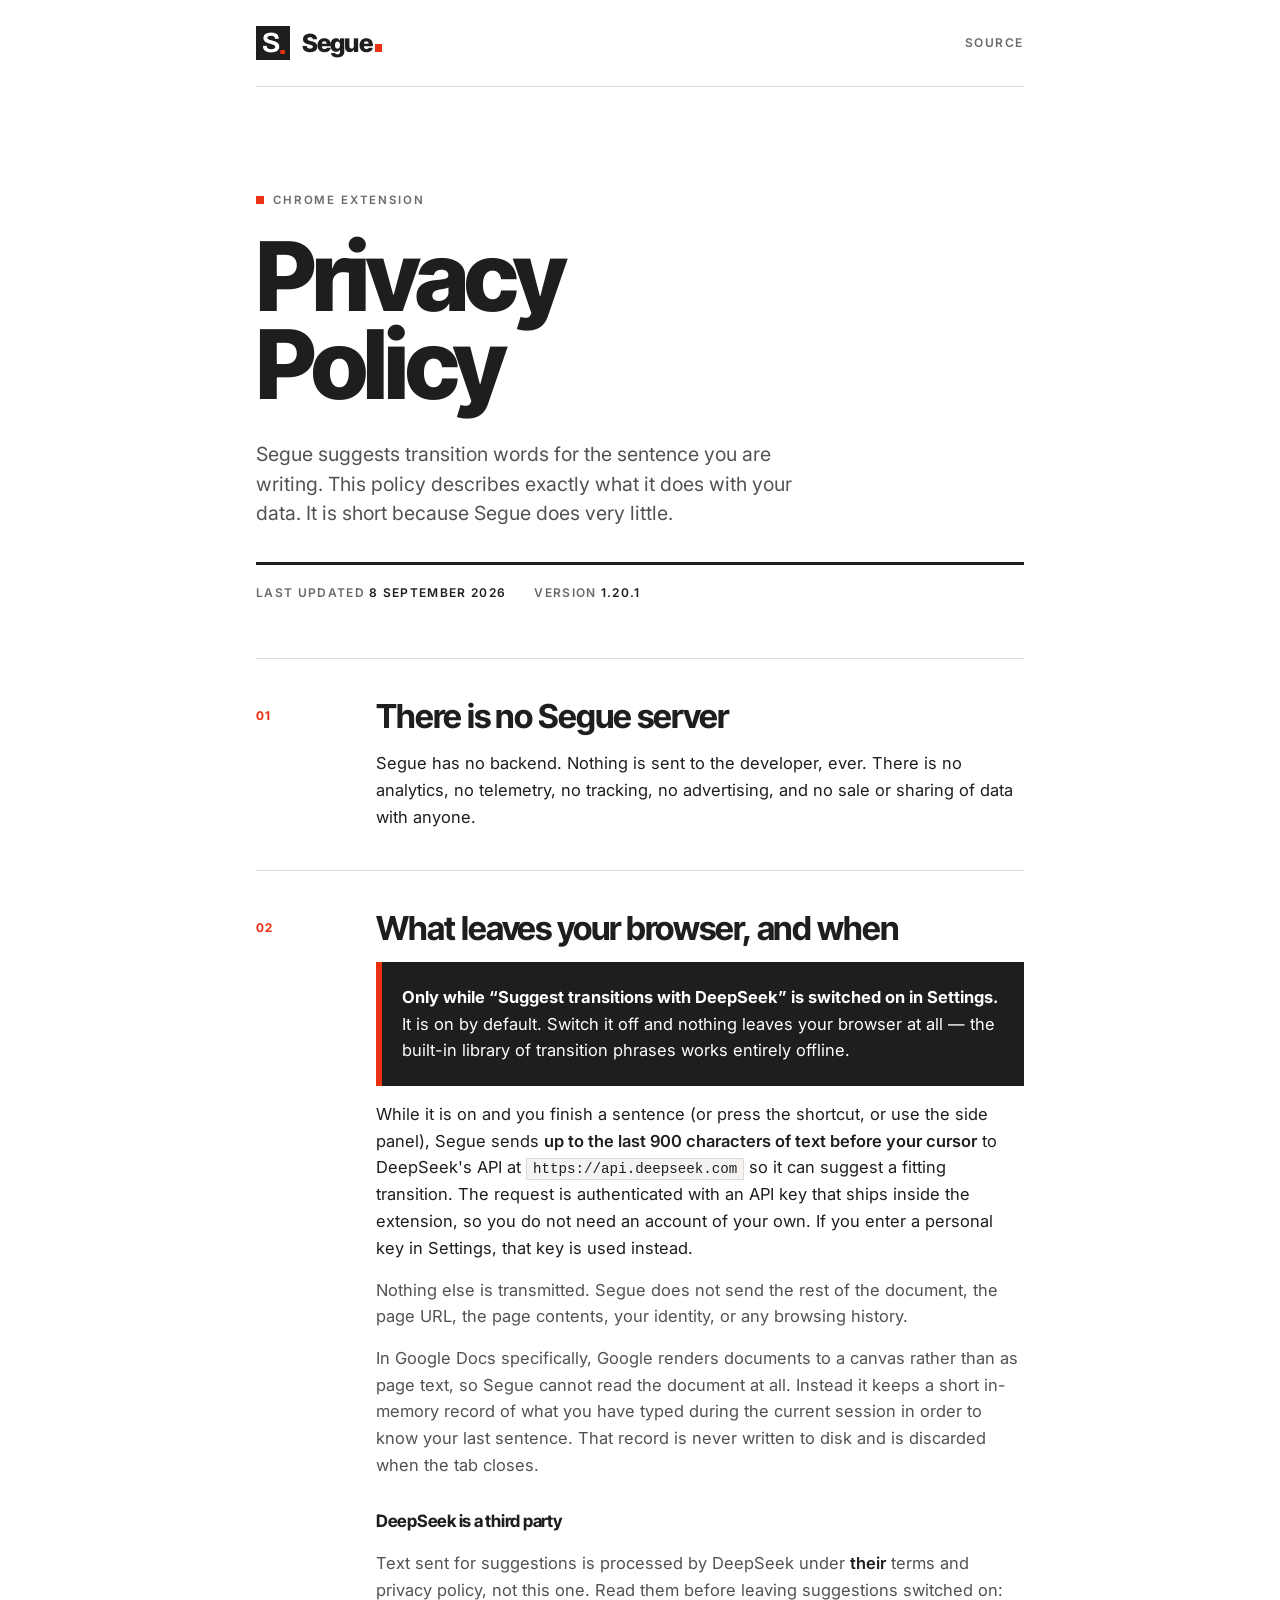
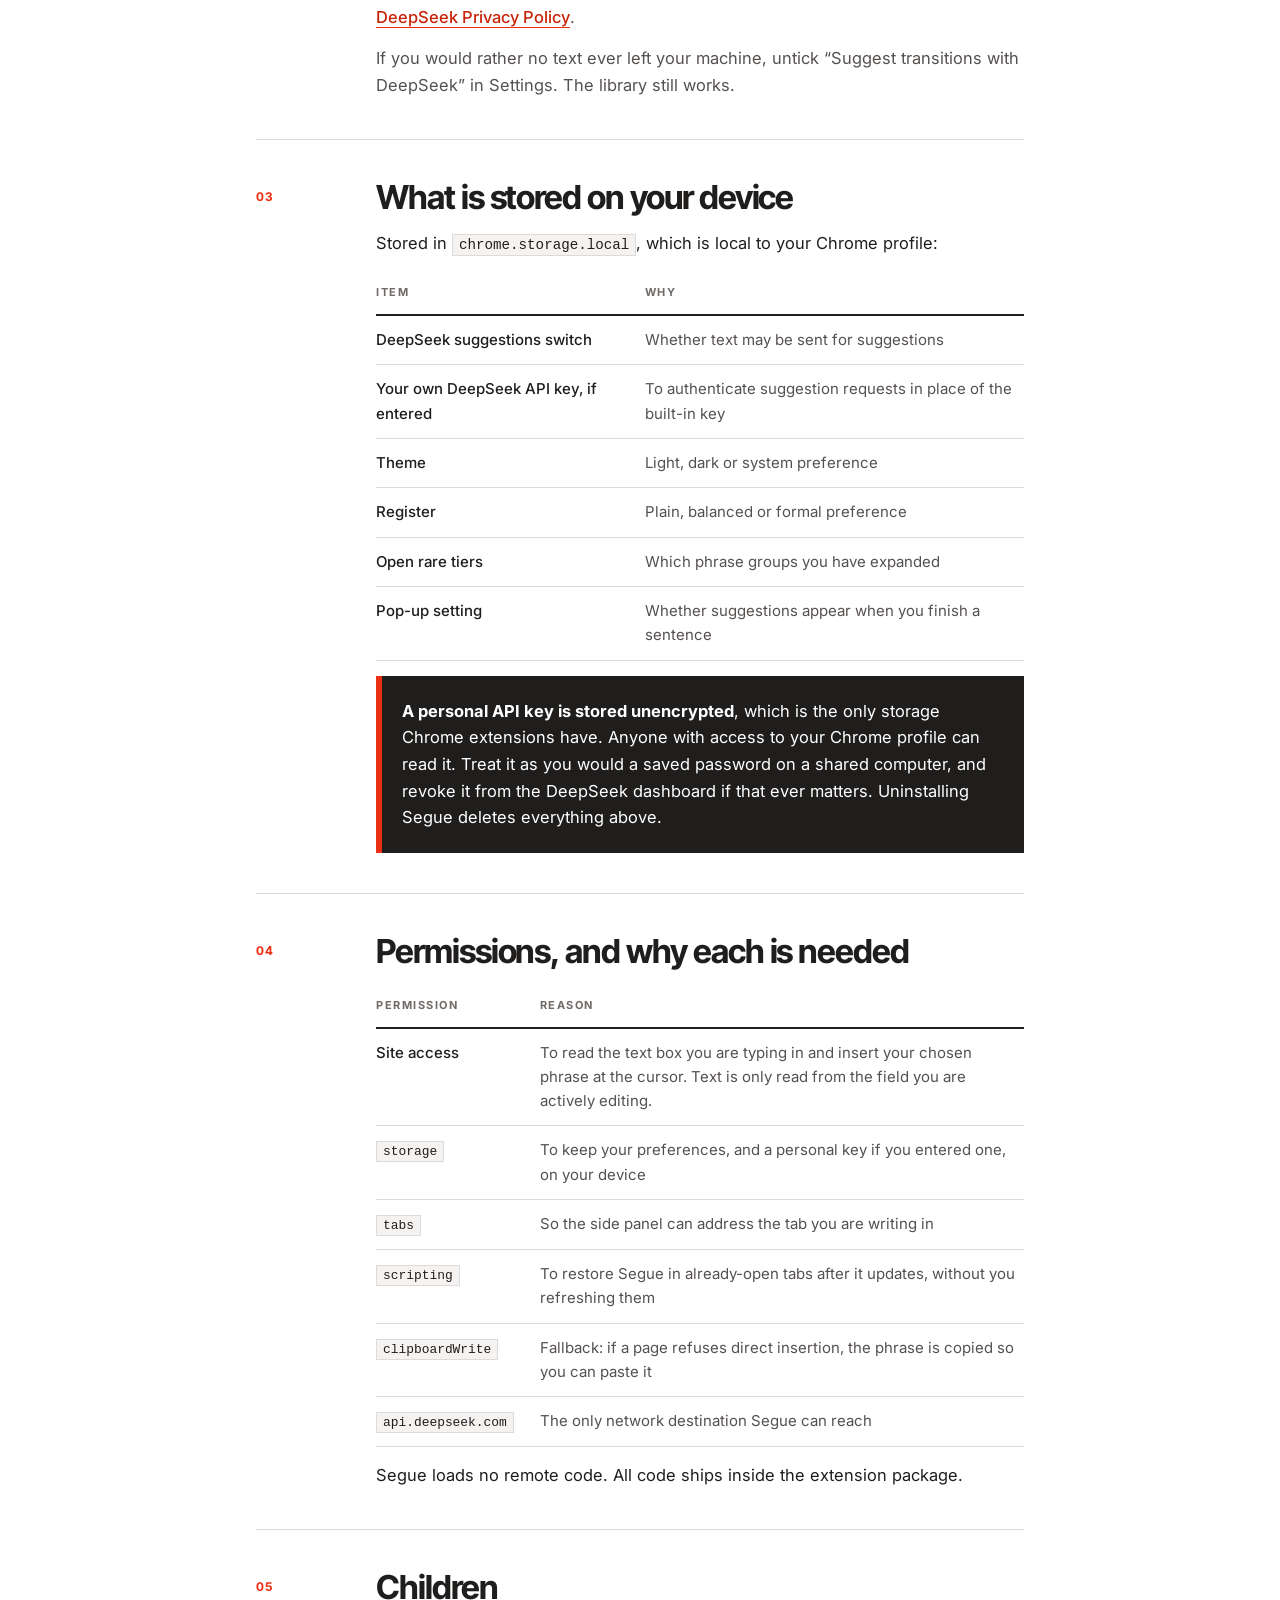
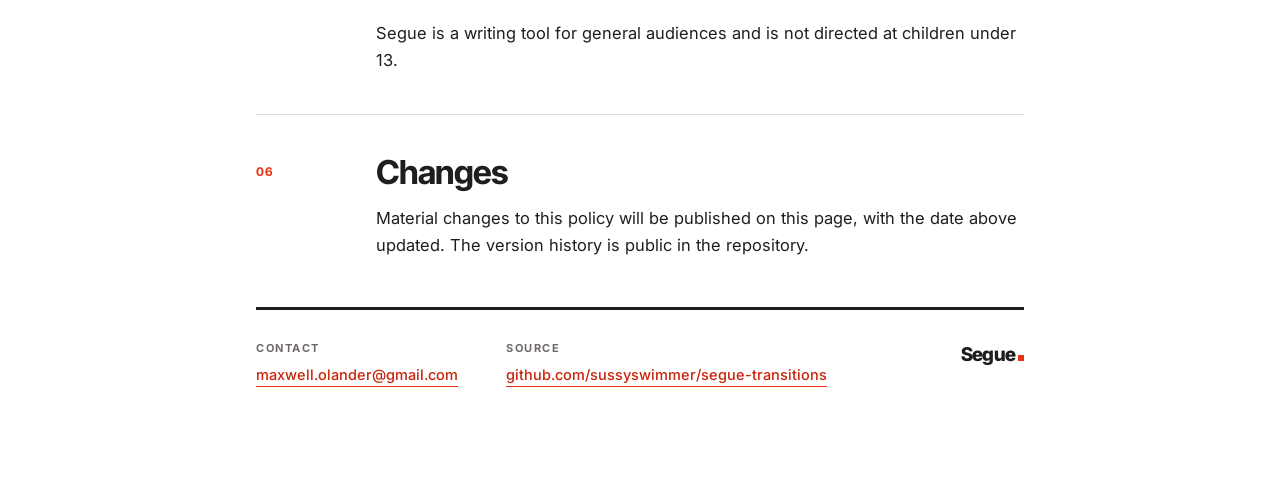
<file: docs/index.html>
<!DOCTYPE html>
<html lang="en">
  <head>
    <meta charset="utf-8" />
    <meta name="viewport" content="width=device-width, initial-scale=1" />
    <title>Privacy Policy — Segue</title>
    <meta
      name="description"
      content="What the Segue Chrome extension does with your data. It has no server, no analytics, and sends nothing once you switch DeepSeek suggestions off."
    />
    <link rel="icon" href="assets/icon-32.png" sizes="32x32" />
    <link rel="apple-touch-icon" href="assets/icon-128.png" />
    <meta name="theme-color" content="#201e1d" />
    <link rel="preconnect" href="https://fonts.googleapis.com" />
    <link rel="preconnect" href="https://fonts.gstatic.com" crossorigin />
    <link
      href="https://fonts.googleapis.com/css2?family=Inter+Tight:wght@500;600;700;800&family=Inter:wght@400;500;600&display=swap"
      rel="stylesheet"
    />
    <style>
      /* The Segue mark: warm near-black, paper white, one red square for the full stop.
         Swiss editorial — hard corners, hairline rules, numerals in the margin. */
      :root {
        color-scheme: light;
        --paper: #ffffff;
        --paper-tint: #f5f3f2;
        --ink: #201e1d;
        --ink-70: #55514f;
        --ink-45: #6f6a67;
        --rule: #dedad8;
        --rule-hard: #201e1d;
        --accent: #ec3013;
        --accent-text: #c9240a;
        --block: #201e1d;
        --block-ink: #ffffff;
        --sans: 'Inter', system-ui, -apple-system, 'Segoe UI', sans-serif;
        --display: 'Inter Tight', 'Inter', system-ui, sans-serif;
        --mono: ui-monospace, 'Cascadia Mono', 'SF Mono', Consolas, monospace;
      }

      @media (prefers-color-scheme: dark) {
        :root {
          color-scheme: dark;
          --paper: #171514;
          --paper-tint: #211e1d;
          --ink: #f2efed;
          --ink-70: #b4aeab;
          --ink-45: #8a8481;
          --rule: #35302e;
          --rule-hard: #f2efed;
          --accent: #ff4a2b;
          --accent-text: #ff6b4f;
          --block: #f2efed;
          --block-ink: #171514;
        }
      }

      * { box-sizing: border-box; }

      body {
        margin: 0;
        padding: 0 clamp(20px, 5vw, 40px) 96px;
        background: var(--paper);
        color: var(--ink);
        font-family: var(--sans);
        font-size: 16.5px;
        line-height: 1.62;
        -webkit-font-smoothing: antialiased;
        text-rendering: optimizeLegibility;
      }

      .wrap { max-width: 48rem; margin: 0 auto; }

      /* ---------------------------------------------------------- masthead */

      .masthead {
        display: flex;
        align-items: center;
        gap: 12px;
        padding: 26px 0;
        border-bottom: 1px solid var(--rule);
      }

      .mark {
        width: 34px;
        height: 34px;
        display: block;
        flex: none;
      }

      .wordmark {
        font-family: var(--display);
        font-size: 25px;
        font-weight: 800;
        letter-spacing: -0.035em;
        line-height: 1;
        display: flex;
        align-items: baseline;
        gap: 3px;
      }

      /* The full stop is the mark. It is a square, never a circle. */
      .sq {
        width: 0.30em;
        height: 0.30em;
        background: var(--accent);
        display: inline-block;
        flex: none;
      }

      .masthead .spacer { flex: 1; }

      .masthead a {
        font-size: 12px;
        font-weight: 600;
        letter-spacing: 0.13em;
        text-transform: uppercase;
        color: var(--ink-45);
        text-decoration: none;
        border-bottom: 1px solid transparent;
      }

      .masthead a:hover { color: var(--ink); border-bottom-color: var(--accent); }

      /* ------------------------------------------------------------ header */

      header { padding: clamp(48px, 11vw, 104px) 0 clamp(36px, 6vw, 56px); }

      .kicker {
        display: flex;
        align-items: center;
        gap: 9px;
        margin: 0 0 22px;
        font-size: 11.5px;
        font-weight: 600;
        letter-spacing: 0.16em;
        text-transform: uppercase;
        color: var(--ink-45);
      }

      .kicker::before {
        content: '';
        width: 8px;
        height: 8px;
        background: var(--accent);
        flex: none;
      }

      h1 {
        margin: 0;
        font-family: var(--display);
        font-size: clamp(46px, 12.5vw, 96px);
        font-weight: 800;
        line-height: 0.92;
        letter-spacing: -0.045em;
        text-wrap: balance;
      }

      .lede {
        margin: 32px 0 0;
        max-width: 34rem;
        font-size: clamp(17px, 2.4vw, 19.5px);
        line-height: 1.5;
        color: var(--ink-70);
        text-wrap: pretty;
      }

      .meta {
        display: flex;
        flex-wrap: wrap;
        gap: 10px 28px;
        margin-top: 34px;
        padding-top: 18px;
        border-top: 3px solid var(--rule-hard);
        font-size: 12px;
        font-weight: 600;
        letter-spacing: 0.11em;
        text-transform: uppercase;
        color: var(--ink-45);
      }

      .meta b { color: var(--ink); font-weight: 600; }

      /* ---------------------------------------------------------- sections */

      main { counter-reset: sec; }

      section {
        counter-increment: sec;
        display: grid;
        grid-template-columns: 1fr;
        gap: 15px;
        padding: 40px 0;
        border-top: 1px solid var(--rule);
      }

      section::before {
        content: counter(sec, decimal-leading-zero);
        font-family: var(--display);
        font-size: 12px;
        font-weight: 700;
        letter-spacing: 0.12em;
        line-height: 1.6;
        color: var(--accent);
      }

      @media (min-width: 760px) {
        section {
          grid-template-columns: 5rem 1fr;
          column-gap: 2.5rem;
        }
        section > * { grid-column: 2; }
        section::before { grid-column: 1; grid-row: 1; padding-top: 7px; }
      }

      h2 {
        margin: 0;
        font-family: var(--display);
        font-size: clamp(25px, 4.2vw, 33px);
        font-weight: 700;
        line-height: 1.08;
        letter-spacing: -0.032em;
        text-wrap: balance;
      }

      h3 {
        margin: 14px 0 0;
        font-family: var(--display);
        font-size: 17px;
        font-weight: 700;
        letter-spacing: -0.015em;
      }

      p { margin: 0; color: var(--ink-70); }

      section > p:first-of-type { color: var(--ink); }

      strong { font-weight: 600; color: var(--ink); }

      a {
        color: var(--accent-text);
        font-weight: 500;
        text-decoration: none;
        border-bottom: 1px solid var(--accent);
        word-break: break-word;
      }

      a:hover { background: var(--accent); color: #ffffff; border-bottom-color: transparent; }

      /* ----------------------------------------------------------- callout */

      /* Reversed out, the way the app icon is. */
      .callout {
        position: relative;
        padding: 22px 24px 22px 26px;
        background: var(--block);
        color: var(--block-ink);
        border-radius: 0;
      }

      .callout::before {
        content: '';
        position: absolute;
        top: 0;
        left: 0;
        width: 6px;
        height: 100%;
        background: var(--accent);
      }

      .callout p { color: inherit; }
      .callout strong { color: inherit; font-weight: 700; }

      /* ------------------------------------------------------------ tables */

      .table-scroll { overflow-x: auto; }

      table {
        width: 100%;
        min-width: 26rem;
        border-collapse: collapse;
        font-size: 15px;
      }

      th, td {
        text-align: left;
        vertical-align: top;
        padding: 12px 16px 12px 0;
        border-bottom: 1px solid var(--rule);
      }

      thead th { border-bottom: 2px solid var(--rule-hard); }

      th {
        font-size: 11px;
        font-weight: 700;
        letter-spacing: 0.14em;
        text-transform: uppercase;
        color: var(--ink-45);
      }

      td:first-child { font-weight: 500; color: var(--ink); padding-right: 26px; }
      td:last-child { color: var(--ink-70); padding-right: 0; }
      td code { white-space: nowrap; }

      code {
        padding: 2px 6px;
        background: var(--paper-tint);
        border: 1px solid var(--rule);
        border-radius: 0;
        font-family: var(--mono);
        font-size: 0.86em;
      }

      /* ------------------------------------------------------------ footer */

      footer {
        margin-top: 8px;
        padding-top: 30px;
        border-top: 3px solid var(--rule-hard);
        display: flex;
        flex-wrap: wrap;
        gap: 26px 48px;
        align-items: flex-start;
        font-size: 14.5px;
      }

      .foot-block { display: flex; flex-direction: column; gap: 5px; }

      .foot-label {
        font-size: 11px;
        font-weight: 700;
        letter-spacing: 0.14em;
        text-transform: uppercase;
        color: var(--ink-45);
      }

      .foot-end {
        flex: 1;
        display: flex;
        justify-content: flex-end;
        align-items: baseline;
        gap: 3px;
        min-width: 120px;
        font-family: var(--display);
        font-size: 19px;
        font-weight: 800;
        letter-spacing: -0.035em;
      }

      :focus-visible { outline: 2px solid var(--accent); outline-offset: 3px; }

      @media (prefers-reduced-motion: no-preference) {
        a { transition: background 90ms linear, color 90ms linear; }
      }
    </style>
  </head>
  <body>
    <div class="wrap">
      <div class="masthead">
        <img class="mark" src="assets/icon-128.png" alt="" width="34" height="34" />
        <div class="wordmark">Segue<span class="sq" aria-hidden="true"></span></div>
        <div class="spacer"></div>
        <a href="https://github.com/sussyswimmer/segue-transitions">Source</a>
      </div>

      <header>
        <p class="kicker">Chrome Extension</p>
        <h1>Privacy<br />Policy</h1>
        <p class="lede">
          Segue suggests transition words for the sentence you are writing. This policy describes
          exactly what it does with your data. It is short because Segue does very little.
        </p>
        <div class="meta">
          <span>Last updated <b>8 September 2026</b></span>
          <span>Version <b>1.20.1</b></span>
        </div>
      </header>

      <main>
      <section>
        <h2>There is no Segue server</h2>
        <p>
          Segue has no backend. Nothing is sent to the developer, ever. There is no analytics, no
          telemetry, no tracking, no advertising, and no sale or sharing of data with anyone.
        </p>
      </section>
      <section>
        <h2>What leaves your browser, and when</h2>
        <div class="callout">
          <p>
            <strong>Only while “Suggest transitions with DeepSeek” is switched on in Settings.</strong>
            It is on by default. Switch it off and nothing leaves your browser at all — the built-in
            library of transition phrases works entirely offline.
          </p>
        </div>
        <p>
          While it is on and you finish a sentence (or press the shortcut, or use the side panel),
          Segue sends <strong>up to the last 900 characters of text before your cursor</strong> to
          DeepSeek's API at <code>https://api.deepseek.com</code> so it can suggest a fitting
          transition. The request is authenticated with an API key that ships inside the extension,
          so you do not need an account of your own. If you enter a personal key in Settings, that
          key is used instead.
        </p>
        <p>
          Nothing else is transmitted. Segue does not send the rest of the document, the page URL,
          the page contents, your identity, or any browsing history.
        </p>
        <p>
          In Google Docs specifically, Google renders documents to a canvas rather than as page text,
          so Segue cannot read the document at all. Instead it keeps a short in-memory record of what
          you have typed during the current session in order to know your last sentence. That record
          is never written to disk and is discarded when the tab closes.
        </p>

        <h3>DeepSeek is a third party</h3>
        <p>
          Text sent for suggestions is processed by DeepSeek under <strong>their</strong> terms and
          privacy policy, not this one. Read them before leaving suggestions switched on:
          <a href="https://platform.deepseek.com/downloads/DeepSeek%20Privacy%20Policy.html"
            >DeepSeek Privacy Policy</a
          >.
        </p>
        <p>
          If you would rather no text ever left your machine, untick “Suggest transitions with
          DeepSeek” in Settings. The library still works.
        </p>
      </section>
      <section>
        <h2>What is stored on your device</h2>
        <p>
          Stored in <code>chrome.storage.local</code>, which is local to your Chrome profile:
        </p>
        <div class="table-scroll">
          <table>
            <thead>
              <tr><th scope="col">Item</th><th scope="col">Why</th></tr>
            </thead>
            <tbody>
              <tr><td>DeepSeek suggestions switch</td><td>Whether text may be sent for suggestions</td></tr>
              <tr><td>Your own DeepSeek API key, if entered</td><td>To authenticate suggestion requests in place of the built-in key</td></tr>
              <tr><td>Theme</td><td>Light, dark or system preference</td></tr>
              <tr><td>Register</td><td>Plain, balanced or formal preference</td></tr>
              <tr><td>Open rare tiers</td><td>Which phrase groups you have expanded</td></tr>
              <tr><td>Pop-up setting</td><td>Whether suggestions appear when you finish a sentence</td></tr>
            </tbody>
          </table>
        </div>
        <div class="callout">
          <p>
            <strong>A personal API key is stored unencrypted</strong>, which is the only storage Chrome
            extensions have. Anyone with access to your Chrome profile can read it. Treat it as you
            would a saved password on a shared computer, and revoke it from the DeepSeek dashboard if
            that ever matters. Uninstalling Segue deletes everything above.
          </p>
        </div>
      </section>
      <section>
        <h2>Permissions, and why each is needed</h2>
        <div class="table-scroll">
          <table>
            <thead>
              <tr><th scope="col">Permission</th><th scope="col">Reason</th></tr>
            </thead>
            <tbody>
              <tr>
                <td>Site access</td>
                <td>
                  To read the text box you are typing in and insert your chosen phrase at the cursor.
                  Text is only read from the field you are actively editing.
                </td>
              </tr>
              <tr><td><code>storage</code></td><td>To keep your preferences, and a personal key if you entered one, on your device</td></tr>
              <tr><td><code>tabs</code></td><td>So the side panel can address the tab you are writing in</td></tr>
              <tr>
                <td><code>scripting</code></td>
                <td>To restore Segue in already-open tabs after it updates, without you refreshing them</td>
              </tr>
              <tr>
                <td><code>clipboardWrite</code></td>
                <td>Fallback: if a page refuses direct insertion, the phrase is copied so you can paste it</td>
              </tr>
              <tr>
                <td><code>api.deepseek.com</code></td>
                <td>The only network destination Segue can reach</td>
              </tr>
            </tbody>
          </table>
        </div>
        <p>Segue loads no remote code. All code ships inside the extension package.</p>
      </section>
      <section>
        <h2>Children</h2>
        <p>
          Segue is a writing tool for general audiences and is not directed at children under 13.
        </p>
      </section>
      <section>
        <h2>Changes</h2>
        <p>
          Material changes to this policy will be published on this page, with the date above
          updated. The version history is public in the repository.
        </p>
      </section>
      </main>

      <footer>
        <div class="foot-block">
          <span class="foot-label">Contact</span>
          <a href="mailto:maxwell.olander@gmail.com">maxwell.olander@gmail.com</a>
        </div>
        <div class="foot-block">
          <span class="foot-label">Source</span>
          <a href="https://github.com/sussyswimmer/segue-transitions"
            >github.com/sussyswimmer/segue-transitions</a
          >
        </div>
        <div class="foot-end" aria-hidden="true">
          Segue<span class="sq"></span>
        </div>
      </footer>
    </div>
  </body>
</html>
</file>
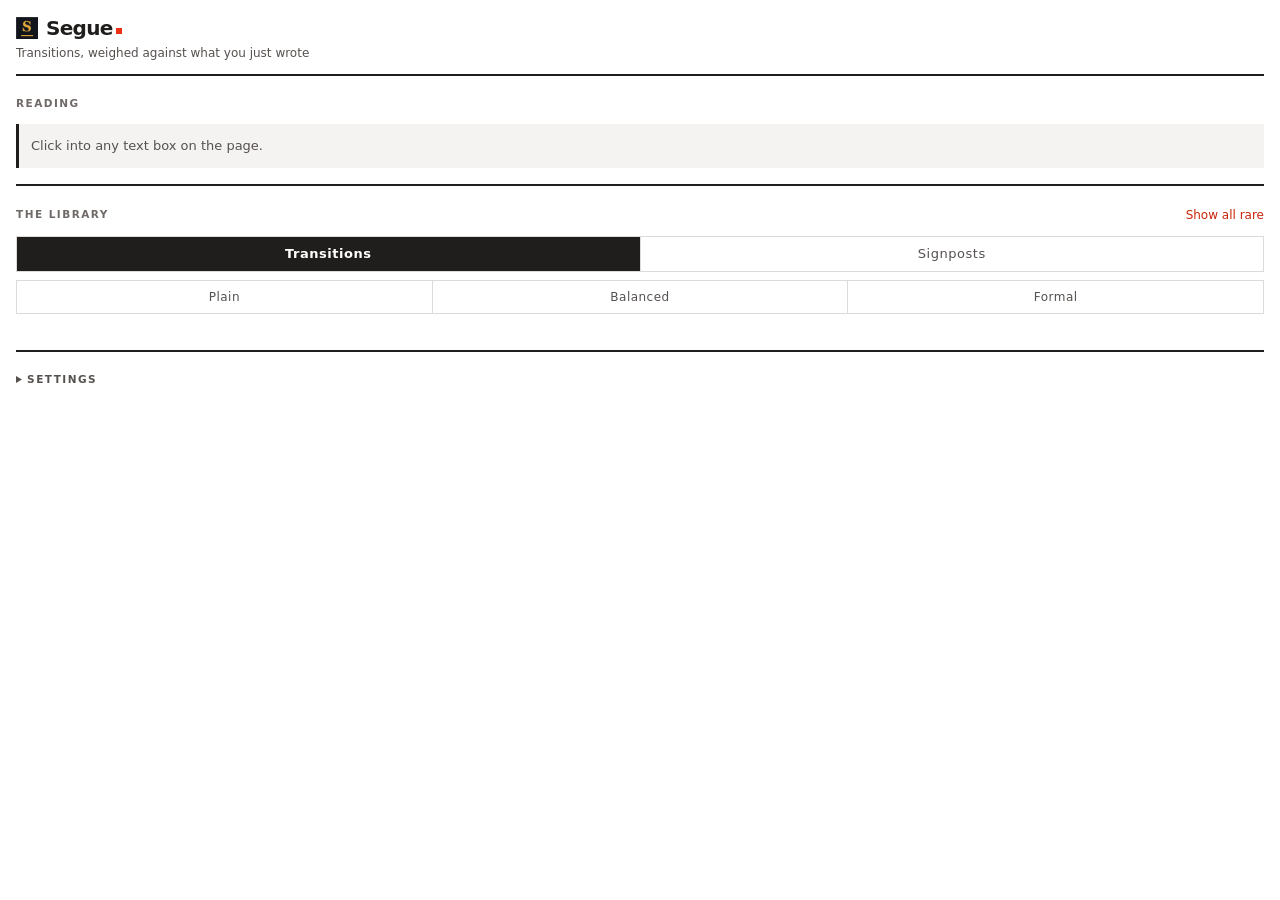
<file: sidepanel.html>
<!DOCTYPE html>
<html lang="en" data-theme="light">
  <head>
    <meta charset="utf-8" />
    <title>Segue</title>
    <link rel="stylesheet" href="sidepanel.css" />
  </head>
  <body>
    <header class="masthead">
      <div class="lockup">
        <img class="mark" src="icons/128.png" alt="" width="22" height="22" />
        <h1 class="wordmark">Segue</h1>
      </div>
      <p class="tagline">Transitions, weighed against what you just wrote</p>
    </header>

    <section class="reading" aria-labelledby="reading-label">
      <div class="strip-head">
        <h2 id="reading-label" class="eyebrow">Reading</h2>
        <span class="field-name" id="field-name" aria-live="polite"></span>
      </div>
      <p class="excerpt" id="excerpt">Click into any text box on the page.</p>

      <div class="docs-mode" id="docs-mode" hidden>
        <p class="note docs-note">
          Google Docs draws your text on a canvas, so the page can't be read automatically. Paste or
          retype your last sentence here and suggestions will follow.
        </p>
        <textarea
          id="manual"
          rows="3"
          spellcheck="false"
          placeholder="The seedlings survive because volunteers return every fortnight…"
          aria-label="Your last sentence"
        ></textarea>
        <button type="button" class="solid-btn compact" id="manual-go">Suggest for this</button>
      </div>
    </section>

    <section class="fitted" id="fitted-section" aria-labelledby="fitted-label" hidden>
      <div class="strip-head">
        <h2 id="fitted-label" class="eyebrow accent">For this sentence</h2>
        <button type="button" class="ghost-btn" id="refresh" aria-label="Ask again for fitted suggestions">
          Ask again
        </button>
      </div>
      <p class="relation-read" id="relation-read"></p>
      <ul class="fitted-list" id="fitted-list"></ul>
    </section>

    <div class="status" id="status" role="status" aria-live="polite"></div>

    <div class="overuse" id="overuse" hidden></div>

    <section class="library" aria-labelledby="library-label">
      <div class="strip-head">
        <h2 id="library-label" class="eyebrow">The library</h2>
        <button type="button" class="ghost-btn" id="rare-all">Show all rare</button>
      </div>

      <div class="register bank" role="radiogroup" aria-label="Which bank">
        <button type="button" class="seg on" data-bank="transitions" role="radio" aria-checked="true">
          Transitions
        </button>
        <button type="button" class="seg" data-bank="signposts" role="radio" aria-checked="false">
          Signposts
        </button>
      </div>

      <div class="register" role="radiogroup" aria-label="Register">
        <button type="button" class="seg" data-register="plain" role="radio" aria-checked="false">
          Plain
        </button>
        <button type="button" class="seg" data-register="balanced" role="radio" aria-checked="true">
          Balanced
        </button>
        <button type="button" class="seg" data-register="formal" role="radio" aria-checked="false">
          Formal
        </button>
      </div>

      <div class="filters" id="filters" role="group" aria-label="Filter by situation"></div>

      <div id="groups"></div>
    </section>

    <footer class="foot">
      <details id="settings">
        <summary>Settings</summary>
        <div class="settings-body">
          <label class="check">
            <input type="checkbox" id="online-toggle" checked />
            <span>Suggest transitions with DeepSeek</span>
          </label>
          <p class="note">
            Sends the sentence before your cursor to api.deepseek.com using the key Segue ships
            with. Untick it and nothing leaves your browser; the library still works in full.
          </p>

          <label class="field-label" for="api-key">Your own DeepSeek API key (optional)</label>
          <input
            type="password"
            id="api-key"
            autocomplete="off"
            spellcheck="false"
            placeholder="sk-…"
            aria-describedby="key-note"
          />
          <p class="note" id="key-note">
            Leave empty to use the built-in key. If you set one it takes precedence, is kept in
            this browser's extension storage, and is sent only to api.deepseek.com. Anyone with
            access to this Chrome profile can read it.
          </p>

          <label class="field-label" for="theme">Theme</label>
          <select id="theme">
            <option value="light">Light</option>
            <option value="dark">Dark</option>
            <option value="system">Match system</option>
          </select>

          <label class="check">
            <input type="checkbox" id="popup-toggle" checked />
            <span>Pop up suggestions when I finish a sentence</span>
          </label>
          <p class="note">
            Typing a full stop opens a small list at your cursor. ↑↓ to pick, Enter to insert, Esc to
            dismiss. Alt+T asks for it any time.
          </p>

          <label class="check">
            <input type="checkbox" id="auto-toggle" checked />
            <span>Refresh this panel as I type</span>
          </label>

          <button type="button" class="solid-btn" id="save-settings">Save settings</button>
          <p class="note" id="settings-status" aria-live="polite"></p>
        </div>
      </details>
    </footer>

    <script type="module" src="sidepanel.js"></script>
  </body>
</html>
</file>
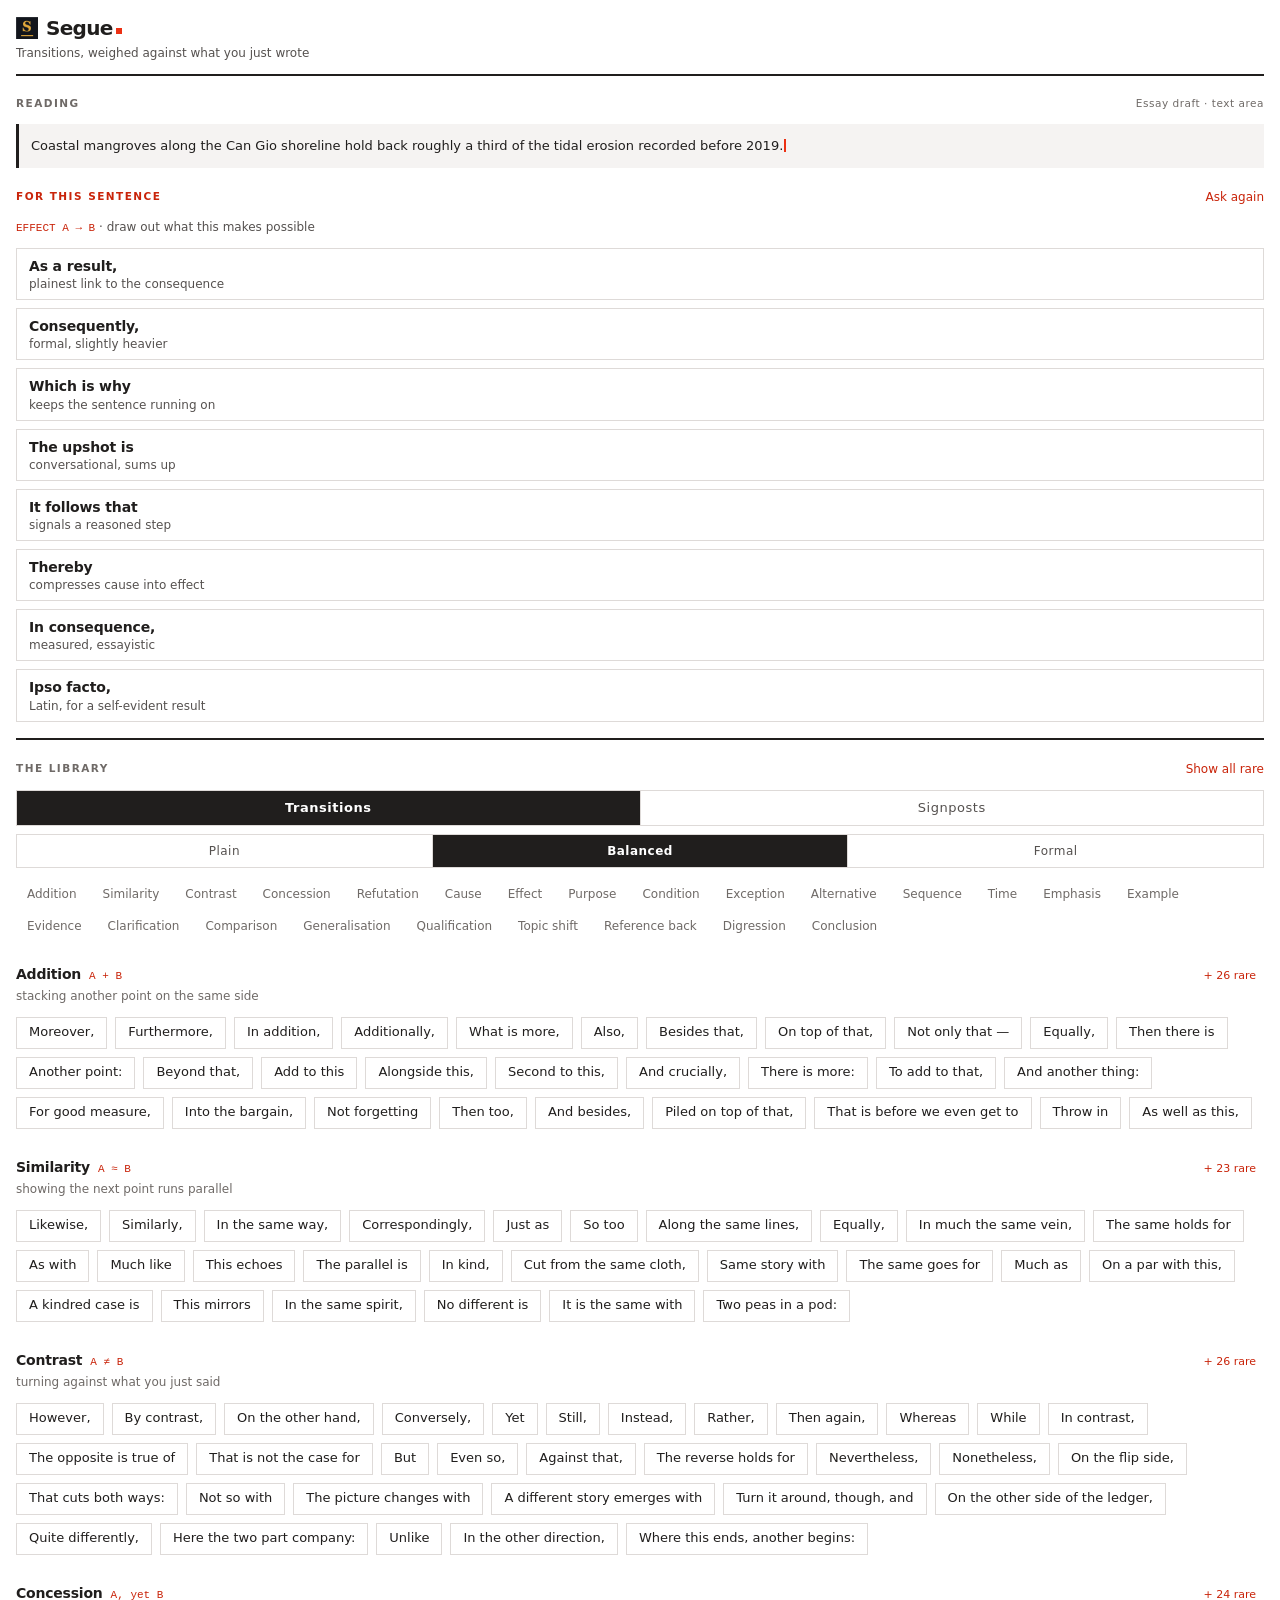
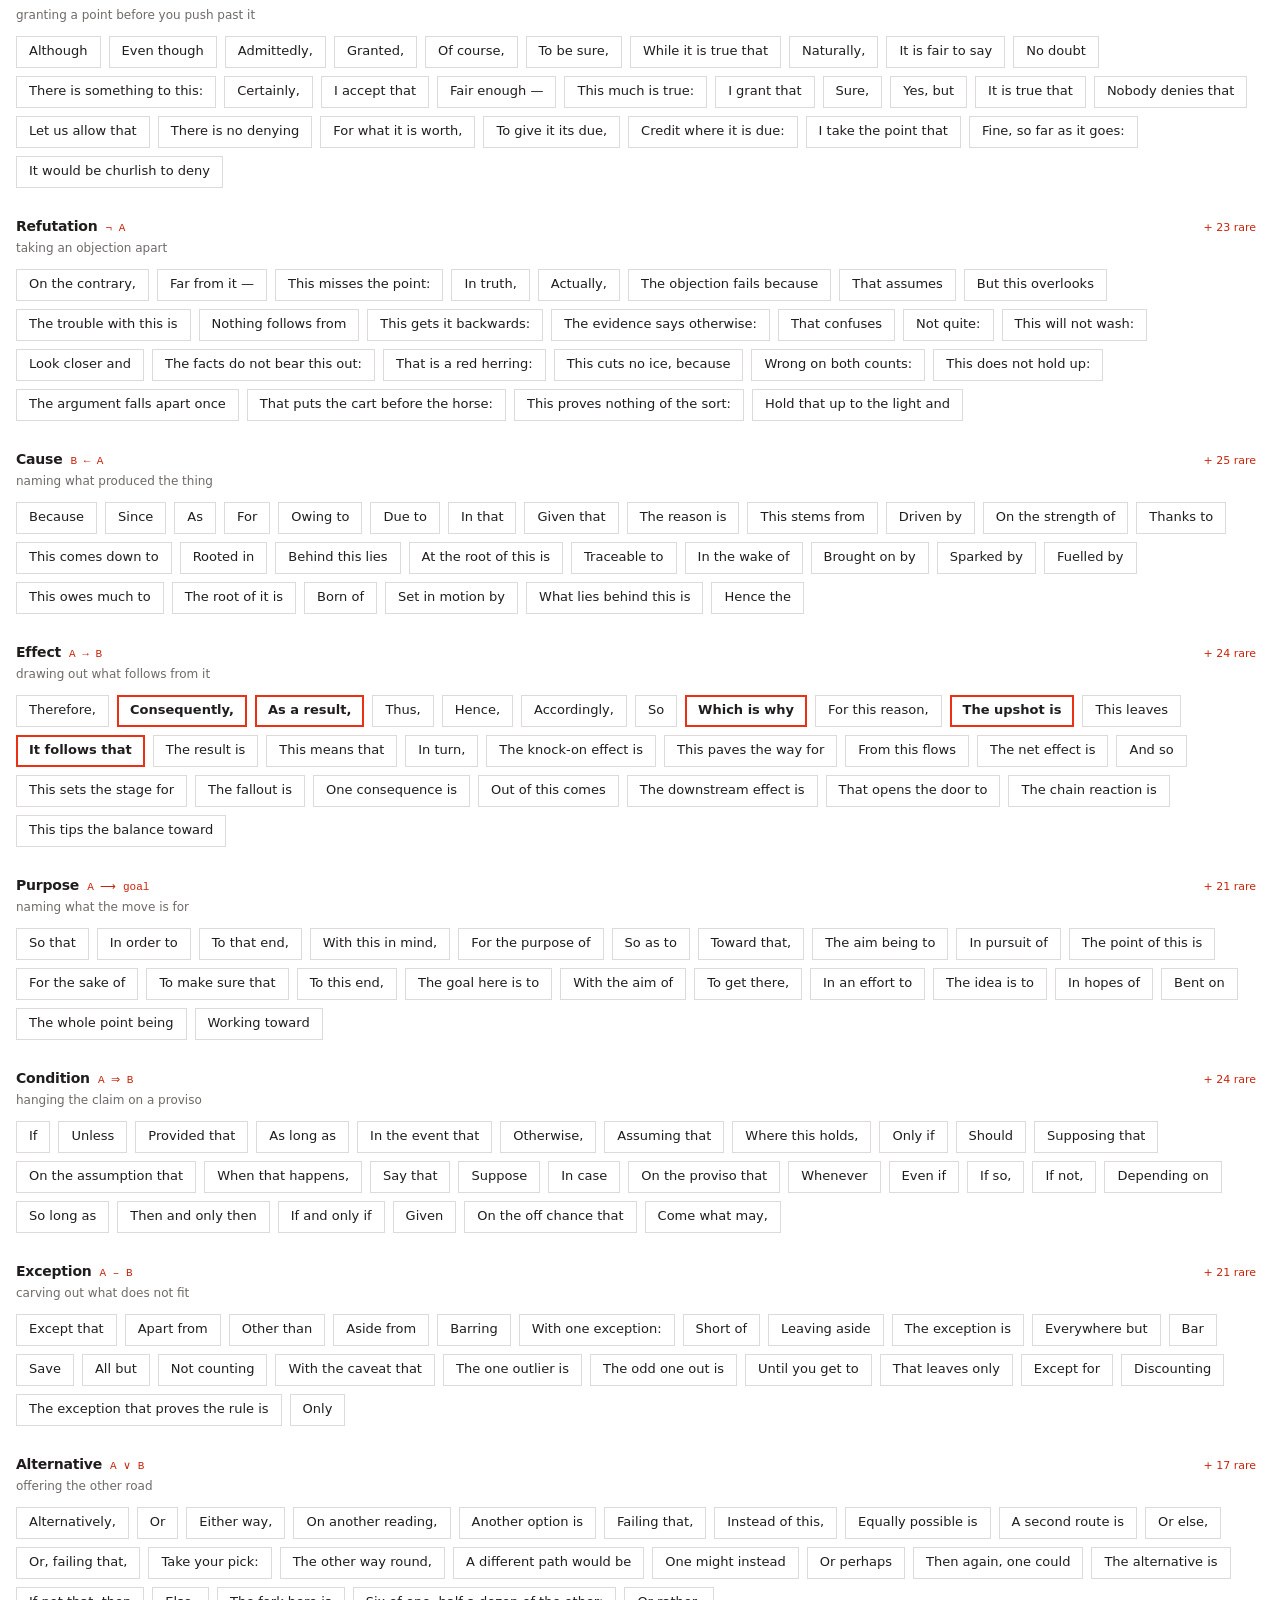
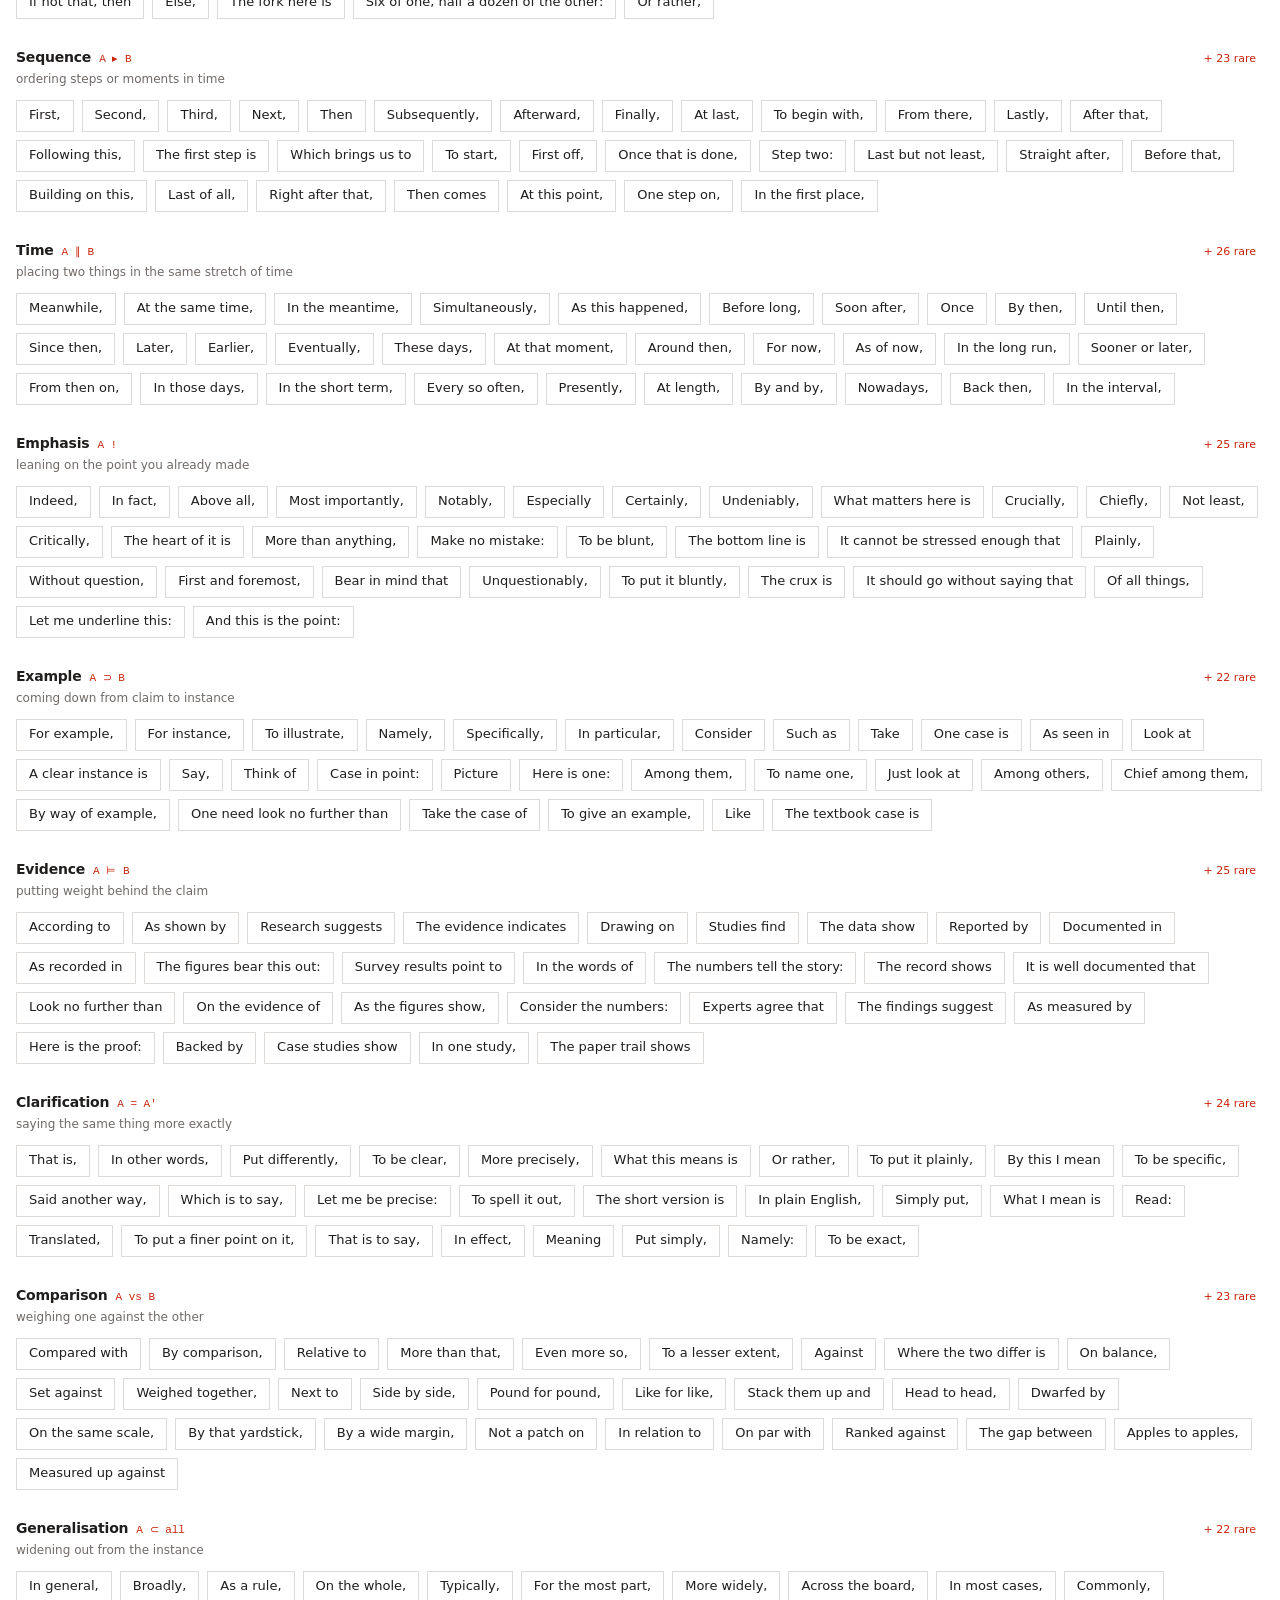
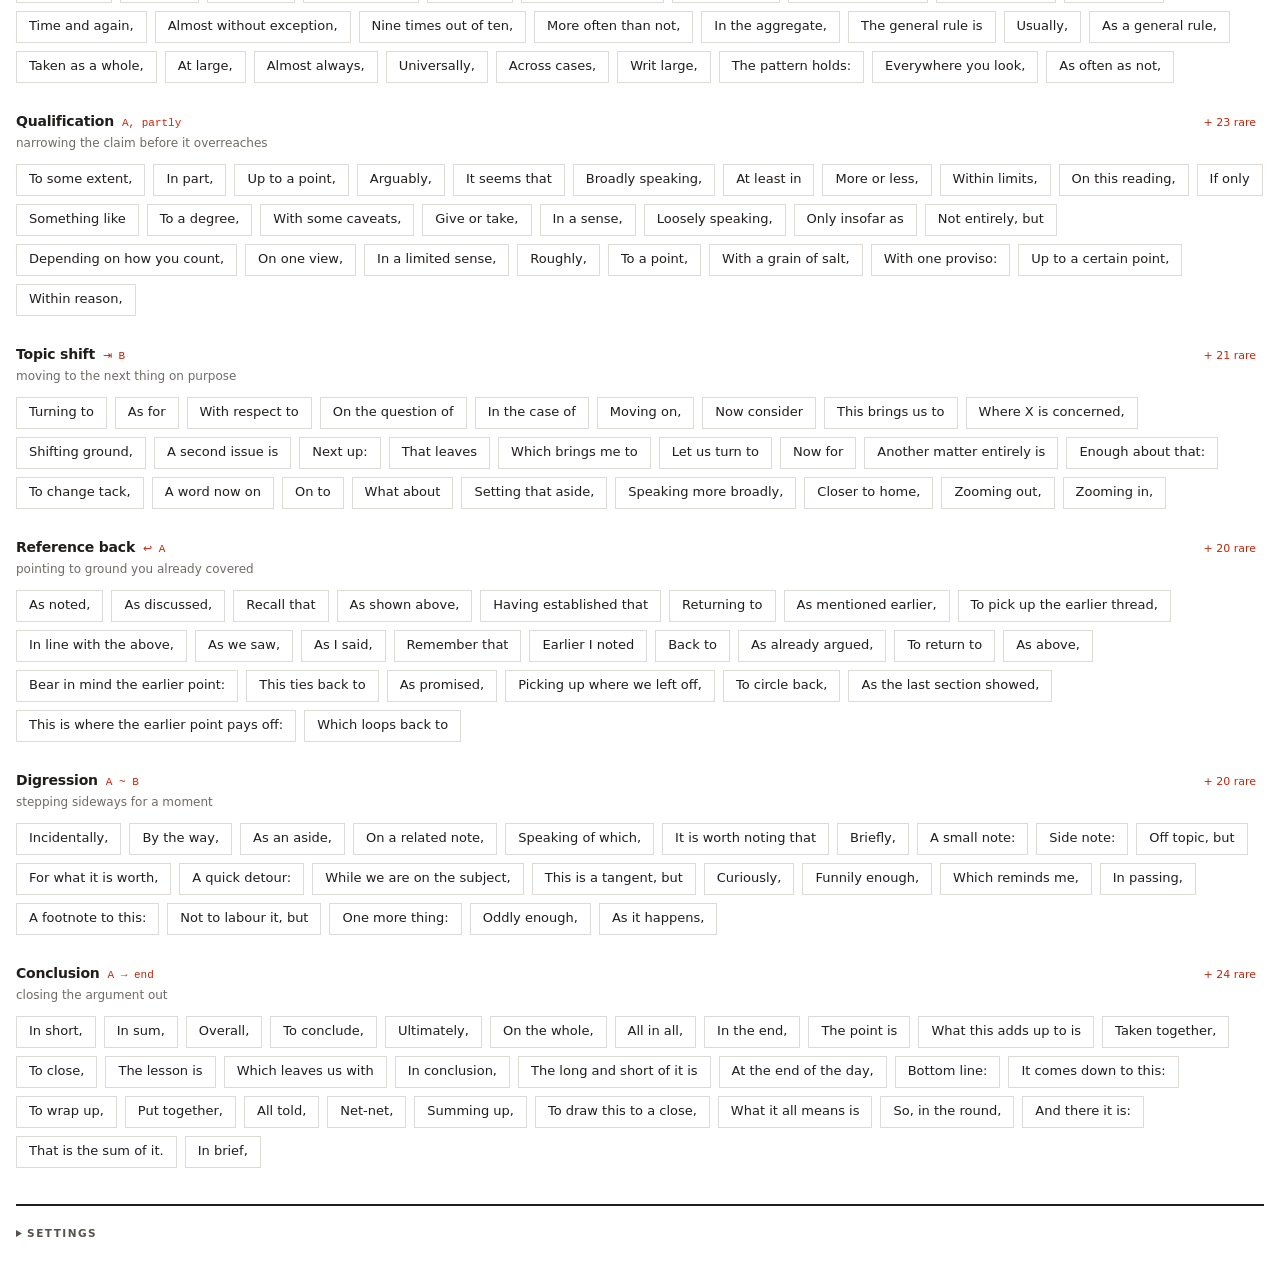
<file: store-assets/panel.html>
<!DOCTYPE html>
<html lang="en">
  <head>
    <meta charset="utf-8" />
    <title>Segue panel (screenshot harness)</title>
    <link rel="stylesheet" href="../sidepanel.css" />
  </head>
  <body>
    <script>
      // Load the real panel markup, then boot it against the stub chrome.* surface.
      const shot = new URLSearchParams(location.search).get('shot') || '1';
      fetch('../sidepanel.html')
        .then((r) => r.text())
        .then((html) => {
          const doc = new DOMParser().parseFromString(html, 'text/html');
          document.body.innerHTML = doc.body.innerHTML;
          // The panel's own paths are relative to the repo root, not this folder.
          document.querySelectorAll('img[src^="icons/"]').forEach((img) => {
            img.src = '../' + img.getAttribute('src');
          });
          const shim = document.createElement('script');
          shim.src = 'preview-shim.js?shot=' + encodeURIComponent(shot);
          shim.onload = () => {
            const panel = document.createElement('script');
            panel.type = 'module';
            panel.src = '../sidepanel.js';
            document.body.append(panel);
          };
          document.body.append(shim);
        });
    </script>
  </body>
</html>
</file>
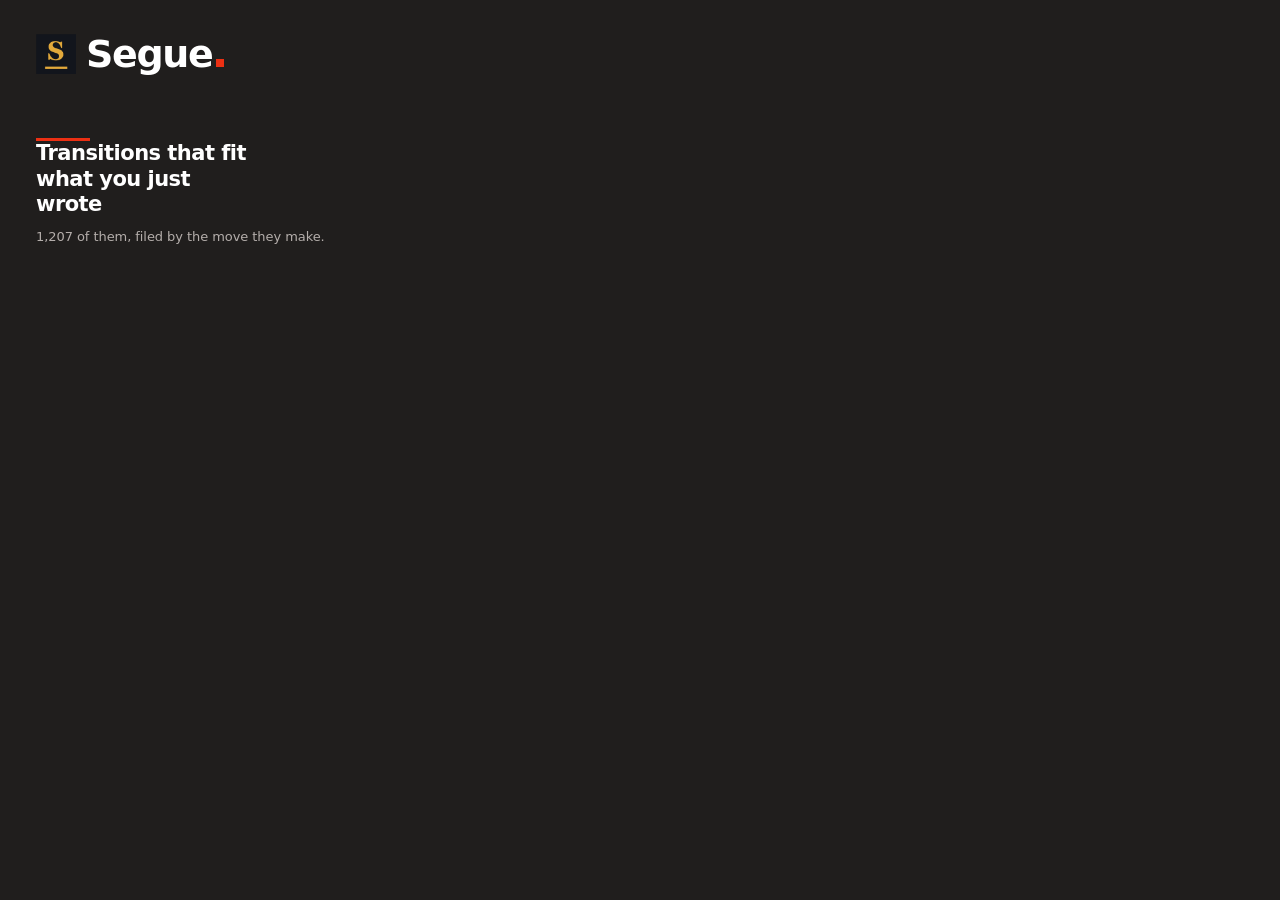
<file: store-assets/promo-tiles.html>
<!DOCTYPE html>
<html lang="en">
  <head>
    <meta charset="utf-8" />
    <title>Segue promo tiles</title>
    <style>
      /* Chrome Web Store promo tiles. `?t=small` is 440x280, `?t=marquee` is 1400x560.
         Both render on an opaque ink ground, so the PNG comes out 24-bit with no alpha. */
      * { box-sizing: border-box; }
      html, body { margin: 0; padding: 0; background: #201e1d; }
      body {
        font-family: 'Helvetica Neue', system-ui, -apple-system, 'Segoe UI', Roboto, Arial, sans-serif;
        color: #fff; overflow: hidden;
      }
      .tile { background: #201e1d; display: flex; overflow: hidden; position: relative; }
      .sq { background: #ec3013; display: inline-block; flex: none; }

      .lockup { display: flex; align-items: center; gap: 10px; }
      .lockup img { display: block; }
      .lockup .word {
        font-weight: 700; letter-spacing: -0.035em; line-height: 1;
        display: flex; align-items: baseline; gap: 3px;
      }

      /* ---- small: 440x280 ---- */
      .small {
        width: 440px; height: 280px; flex-direction: column;
        justify-content: space-between; padding: 34px 36px;
      }
      .small .lockup img { width: 40px; height: 40px; }
      .small .lockup .word { font-size: 38px; }
      .small .lockup .word .sq { width: 8px; height: 8px; }
      .small h2 {
        margin: 0; font-size: 21px; font-weight: 600; line-height: 1.22;
        letter-spacing: -0.025em; color: #fff; max-width: 15ch;
      }
      .small p {
        margin: 10px 0 0; font-size: 13px; line-height: 1.4; color: #b4aeab;
        letter-spacing: -0.005em;
      }
      .rule { height: 3px; width: 54px; background: #ec3013; flex: none; }

      /* ---- marquee: 1400x560 ---- */
      .marquee { width: 1400px; height: 560px; align-items: stretch; }
      .marquee .left {
        flex: 1; padding: 62px 0 62px 76px; display: flex;
        flex-direction: column; justify-content: space-between; min-width: 0;
      }
      .marquee .lockup img { width: 40px; height: 40px; }
      .marquee .lockup .word { font-size: 36px; }
      .marquee .lockup .word .sq { width: 8px; height: 8px; }
      .marquee h2 {
        margin: 0; font-size: 60px; font-weight: 700; line-height: 1.02;
        letter-spacing: -0.04em; max-width: 15ch;
      }
      .marquee h2 .sq { width: 14px; height: 14px; margin-left: 4px; }
      .marquee p {
        margin: 22px 0 0; font-size: 19px; line-height: 1.45; color: #b4aeab;
        max-width: 46ch; letter-spacing: -0.005em;
      }
      .marquee .right {
        width: 470px; flex: none; position: relative;
        display: flex; align-items: center; justify-content: center;
      }

      /* The inline pop-up, as content.js draws it. */
      .pop {
        width: 316px; background: #fff; color: #201e1d;
        border: 1px solid #dedad8; border-top: 3px solid #ec3013;
        box-shadow: 0 18px 50px rgba(0,0,0,.45);
        font-size: 14px; line-height: 1.45; overflow: hidden;
      }
      .pop .head { padding: 10px 14px 9px; border-bottom: 1px solid #dedad8; font-size: 12px; color: #6f6a67; }
      .pop .rel { font-weight: 700; color: #c9240a; letter-spacing: .12em; text-transform: uppercase; margin-right: 7px; }
      .pop .opts { padding: 4px; }
      .pop .opt { padding: 8px 10px; }
      .pop .opt.on { background: #f5f3f2; box-shadow: inset 3px 0 0 #ec3013; }
      .pop .p { font-weight: 600; letter-spacing: -.01em; }
      .pop .w { color: #6f6a67; font-size: 12.5px; }
      .pop .foot { padding: 8px 14px 10px; border-top: 1px solid #dedad8; font-size: 11.5px; color: #6f6a67; }
    </style>
  </head>
  <body>
    <div id="root"></div>
    <script>
      const T = new URLSearchParams(location.search).get('t') || 'small';

      const LOCKUP =
        '<div class="lockup"><img src="../icons/128.png" alt="" />' +
        '<span class="word">Segue<i class="sq"></i></span></div>';

      const POP =
        '<div class="pop">' +
        '<div class="head"><span class="rel">effect</span>draw out what this makes possible</div>' +
        '<div class="opts">' +
        '<div class="opt on"><div class="p">As a result,</div><div class="w">plainest link to the consequence</div></div>' +
        '<div class="opt"><div class="p">Consequently,</div><div class="w">formal, slightly heavier</div></div>' +
        '<div class="opt"><div class="p">Which is why</div><div class="w">keeps the sentence running on</div></div>' +
        '<div class="opt"><div class="p">The upshot is</div><div class="w">conversational, sums up</div></div>' +
        '</div>' +
        '<div class="foot">↑↓ pick · Enter insert · Esc dismiss</div>' +
        '</div>';

      const TILES = {
        small:
          '<div class="tile small">' + LOCKUP +
          '<div><div class="rule"></div>' +
          '<h2>Transitions that fit what you just wrote</h2>' +
          '<p>1,207 of them, filed by the move they make.</p></div>' +
          '</div>',
        marquee:
          '<div class="tile marquee">' +
          '<div class="left">' + LOCKUP +
          '<div><h2>Transitions that fit what you just wrote<i class="sq"></i></h2>' +
          '<p>Finish a sentence and the list opens at your cursor, ranked for the ' +
          'logical move your next one has to make. 1,207 more in the library, offline.</p></div>' +
          '</div>' +
          '<div class="right">' + POP + '</div>' +
          '</div>'
      };

      document.getElementById('root').innerHTML = TILES[T] || TILES.small;
    </script>
  </body>
</html>
</file>
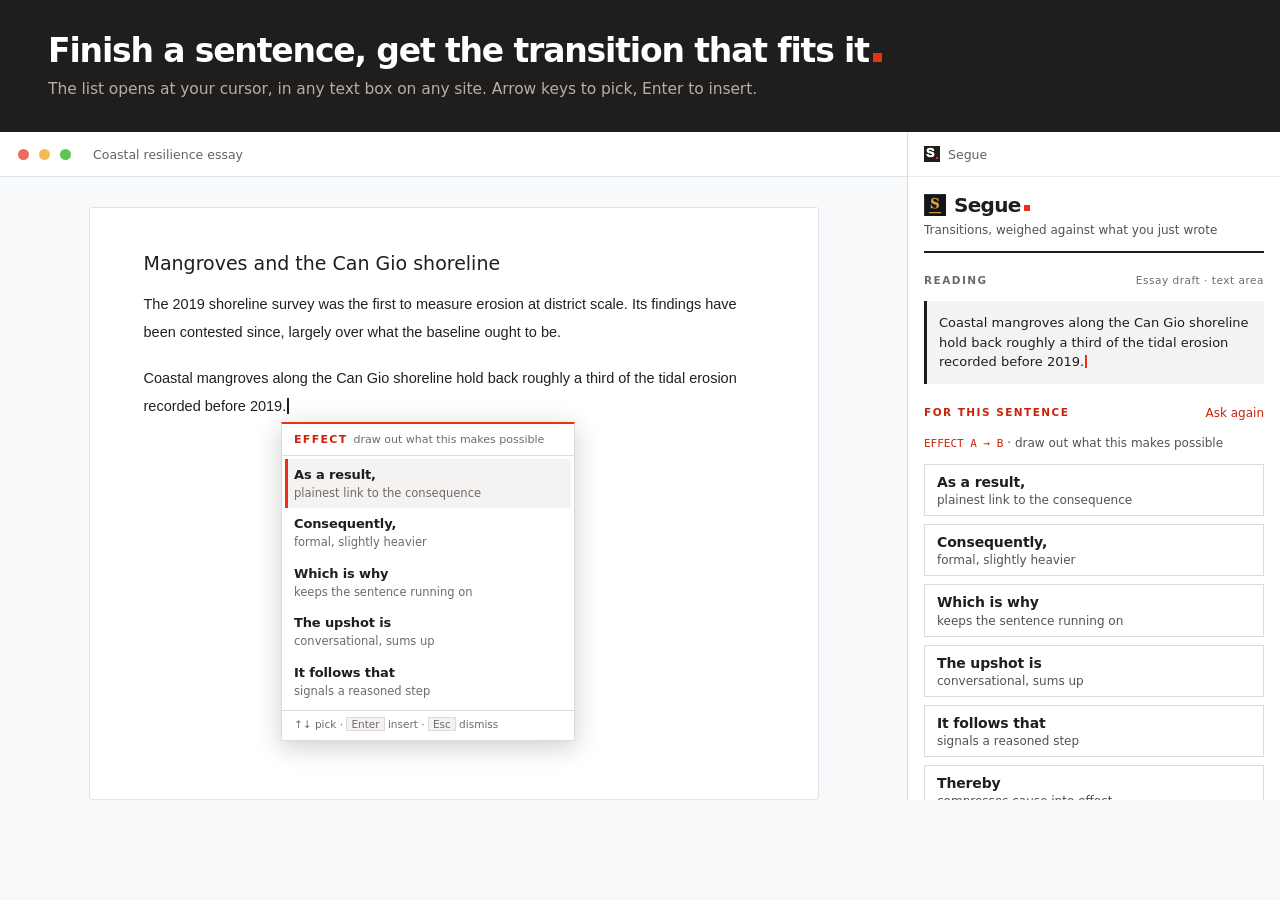
<file: store-assets/screenshot-1280x800.html>
<!DOCTYPE html>
<html lang="en">
  <head>
    <meta charset="utf-8" />
    <title>Segue store shot</title>
    <style>
      /* Chrome Web Store screenshots, exactly 1280x800. `?n=1..5` picks the scene.
         The panel on the right is the real thing, loaded from sidepanel.css/.js —
         only the host document and the inline popup are mocked. */
      html, body { margin: 0; padding: 0; width: 1280px; height: 800px; overflow: hidden; }
      body {
        font-family: 'Helvetica Neue', system-ui, -apple-system, 'Segoe UI', Roboto, Arial, sans-serif;
        background: #f8f9fa;
        display: flex; flex-direction: column;
      }

      /* The band carries the mark's colours and states what the shot shows. */
      .band {
        height: 132px; flex: none; background: #201e1d; color: #fff;
        padding: 0 48px; display: flex; flex-direction: column; justify-content: center;
      }
      .band h1 {
        margin: 0; font-size: 33px; font-weight: 700; letter-spacing: -0.035em;
        line-height: 1.05; display: flex; align-items: baseline; gap: 4px;
      }
      .band h1 i { width: 9px; height: 9px; background: #ec3013; display: inline-block; flex: none; }
      .band p { margin: 11px 0 0; font-size: 15.5px; color: #b4aeab; letter-spacing: -0.005em; }

      .scene { flex: 1; display: flex; min-height: 0; }

      /* Left: a document being written in */
      .stage { flex: 1; position: relative; display: flex; flex-direction: column; min-width: 0; }
      .chrome-bar {
        height: 44px; flex: none; background: #fff; border-bottom: 1px solid #e0e3e8;
        display: flex; align-items: center; gap: 10px; padding: 0 18px;
        font-size: 12.5px; color: #5f6368;
      }
      .dot { width: 11px; height: 11px; border-radius: 50%; }
      .paper {
        margin: 30px auto 0; width: 620px; align-self: center; background: #fff;
        border: 1px solid #e0e3e8; border-radius: 3px;
        padding: 44px 54px; height: 100%;
      }
      .paper h2 { margin: 0 0 16px; font-size: 19px; font-weight: 500; color: #1f1f1f; }
      .paper p {
        margin: 0; font-family: Arial, sans-serif; font-size: 14.5px;
        line-height: 1.95; color: #202124;
      }
      .paper p + p { margin-top: 17px; }
      .caret {
        display: inline-block; width: 1.5px; height: 16px; background: #1f1f1f;
        vertical-align: -3px; margin-left: 1px;
      }
      mark { background: #fde7e2; color: inherit; padding: 0 1px; }

      /* The inline popup, as content.js renders it. Keep in step with POPUP_CSS. */
      .pop {
        position: absolute; left: 372px; top: 118px; width: 292px; visibility: hidden;
        background: #fff; color: #201e1d; border: 1px solid #dedad8;
        border-top: 2px solid #ec3013; border-radius: 0;
        box-shadow: 0 6px 24px rgba(32,30,29,.22);
        font-size: 13px; line-height: 1.45; overflow: hidden;
      }
      .pop .head {
        padding: 8px 12px 7px; border-bottom: 1px solid #dedad8;
        font-size: 11px; color: #6f6a67;
      }
      .pop .rel {
        font-weight: 700; color: #c9240a; letter-spacing: .12em;
        text-transform: uppercase; margin-right: 6px;
      }
      .pop .opts { padding: 3px; }
      .pop .opt { padding: 7px 9px; border-radius: 0; }
      .pop .opt.on { background: #f5f3f2; box-shadow: inset 3px 0 0 #ec3013; }
      .pop .p { font-weight: 600; letter-spacing: -.01em; }
      .pop .w { color: #6f6a67; font-size: 11.5px; }
      .pop .foot {
        padding: 6px 12px 8px; border-top: 1px solid #dedad8;
        font-size: 10.5px; color: #6f6a67;
      }
      kbd { font: inherit; padding: 0 4px; border: 1px solid #dedad8; border-radius: 0; background: #f5f3f2; }

      /* Right: the real side panel */
      .panel-wrap {
        width: 372px; flex: none; border-left: 1px solid #dadce0; background: #fff;
        display: flex; flex-direction: column;
      }
      .panel-head {
        height: 44px; flex: none; border-bottom: 1px solid #e8eaed; display: flex;
        align-items: center; padding: 0 16px; font-size: 12.5px; color: #5f6368; gap: 8px;
      }
      .panel-head img { width: 16px; height: 16px; display: block; }
      iframe { flex: 1; width: 100%; border: 0; }
    </style>
  </head>
  <body>
    <div class="band">
      <h1><span id="head"></span><i></i></h1>
      <p id="sub"></p>
    </div>

    <div class="scene">
      <div class="stage">
        <div class="chrome-bar">
          <span class="dot" style="background:#ee6a5f"></span>
          <span class="dot" style="background:#f5bd4f"></span>
          <span class="dot" style="background:#61c454"></span>
          <span style="margin-left:12px" id="tab">Coastal resilience essay</span>
        </div>

        <div class="paper">
          <h2 id="doc-title">Mangroves and the Can Gio shoreline</h2>
          <div id="doc-body"></div>
        </div>

        <div class="pop" id="pop" hidden>
          <div class="head"><span class="rel">effect</span>draw out what this makes possible</div>
          <div class="opts">
            <div class="opt on"><div class="p">As a result,</div><div class="w">plainest link to the consequence</div></div>
            <div class="opt"><div class="p">Consequently,</div><div class="w">formal, slightly heavier</div></div>
            <div class="opt"><div class="p">Which is why</div><div class="w">keeps the sentence running on</div></div>
            <div class="opt"><div class="p">The upshot is</div><div class="w">conversational, sums up</div></div>
            <div class="opt"><div class="p">It follows that</div><div class="w">signals a reasoned step</div></div>
          </div>
          <div class="foot">↑↓ pick · <kbd>Enter</kbd> insert · <kbd>Esc</kbd> dismiss</div>
        </div>
      </div>

      <div class="panel-wrap">
        <div class="panel-head"><img src="../icons/16.png" alt="" />Segue</div>
        <iframe id="panel" title="Segue side panel"></iframe>
      </div>
    </div>

    <script>
      const N = Number(new URLSearchParams(location.search).get('n') || 1);

      const LEAD_MANGROVE =
        'The 2019 shoreline survey was the first to measure erosion at district scale. ' +
        'Its findings have been contested since, largely over what the baseline ought to be.';
      const FINAL_MANGROVE =
        'Coastal mangroves along the Can Gio shoreline hold back roughly a third of the ' +
        'tidal erosion recorded before 2019.<span class="caret"></span>';

      const SCENES = {
        1: {
          head: 'Finish a sentence, get the transition that fits it',
          sub: 'The list opens at your cursor, in any text box on any site. Arrow keys to pick, Enter to insert.',
          title: 'Mangroves and the Can Gio shoreline',
          lead: LEAD_MANGROVE,
          body: FINAL_MANGROVE,
          pop: true
        },
        2: {
          head: '1,207 transitions, filed by the move they make',
          sub: 'Twenty-four relations, each with a plain tier and a rare one. No key and no network needed to browse it.',
          title: 'Mangroves and the Can Gio shoreline',
          lead: LEAD_MANGROVE,
          body: FINAL_MANGROVE
        },
        3: {
          head: 'It flags what you are already leaning on',
          sub: 'Three “however”s in one passage. Segue strikes them out of the library and stops offering them.',
          title: 'The eastern bank review',
          body: 'The council promised a review in 2019. <mark>However</mark>, the survey was never commissioned. <mark>Moreover</mark>, the budget line vanished the following spring. <mark>However</mark>, residents kept filing reports of flooding on the eastern bank. <mark>Moreover</mark>, two councillors raised it at committee. <mark>However</mark>, nothing ever reached the agenda.<span class="caret"></span>'
        },
        4: {
          head: 'A second bank for the moves an essay makes',
          sub: 'Stating the claim, raising a counterargument, answering it, hedging, naming the stakes, closing.',
          title: 'Reading the 2019 survey',
          lead:
            'Two readings of the survey have circulated since publication. They differ less about ' +
            'the numbers than about what the numbers are evidence of.',
          body: 'Rahman reads the 2019 survey as evidence that the planting scheme worked. The data will not carry that weight.<span class="caret"></span>'
        },
        5: {
          head: 'Nothing to set up, and a switch to stop the network',
          sub: 'Suggestions work the moment you install it. Untick one box and the library runs entirely offline.',
          title: 'Mangroves and the Can Gio shoreline',
          lead: LEAD_MANGROVE,
          body: FINAL_MANGROVE
        }
      };

      const s = SCENES[N] || SCENES[1];
      document.getElementById('head').textContent = s.head;
      document.getElementById('sub').textContent = s.sub;
      document.getElementById('doc-title').textContent = s.title;
      document.getElementById('doc-body').innerHTML =
        (s.lead ? '<p>' + s.lead + '</p>' : '') + '<p>' + s.body + '</p>';

      // Anchor the popup under the caret, the way content.js does against the real one.
      const pop = document.getElementById('pop');
      pop.hidden = !s.pop;
      if (s.pop) {
        const caret = document.querySelector('.caret').getBoundingClientRect();
        const stage = document.querySelector('.stage').getBoundingClientRect();
        pop.style.left = Math.round(caret.left - stage.left - 6) + 'px';
        pop.style.top = Math.round(caret.bottom - stage.top + 8) + 'px';
        pop.style.visibility = 'visible';
      }

      const frame = document.getElementById('panel');
      frame.src = 'panel.html?shot=' + N;

      // Drive the real panel into the state this shot is about.
      frame.addEventListener('load', () => {
        setTimeout(() => {
          const d = frame.contentDocument;
          if (!d) return;
          const click = (sel) => d.querySelector(sel)?.click();
          const scrollTo = (sel) => d.querySelector(sel)?.scrollIntoView({ block: 'start' });

          if (N === 2) {
            click('.filters .filter:nth-child(3)');
            click('.filters .filter:nth-child(7)');
            setTimeout(() => scrollTo('.library'), 120);
          }
          if (N === 3) {
            // The overuse strip sits below the suggestions; bring it into frame
            // alongside the struck-out chips it explains.
            scrollTo('#overuse');
          }
          if (N === 4) {
            click('.bank .seg[data-bank="signposts"]');
            setTimeout(() => scrollTo('.library'), 120);
          }
          if (N === 5) {
            d.getElementById('settings').open = true;
            // Depict the default: no personal key, running on the built-in one.
            d.getElementById('api-key').value = '';
            setTimeout(() => scrollTo('.foot'), 120);
          }
        }, 900);
      });
    </script>
  </body>
</html>
</file>
<file: sidepanel.css>
/* Segue — the mark's own palette: warm near-black, paper white, and one red
   square for the full stop. Swiss editorial: hard corners, hairline rules, no
   pills. No webfont — the policy promises DeepSeek is the only host we reach,
   so the display face is whatever grotesque the machine already has. */

:root {
  color-scheme: light;

  /* Light — paper */
  --surface: #ffffff;
  --surface-container: #f5f3f2;
  --surface-container-high: #ebe7e5;
  --outline: #dedad8;
  --outline-strong: #201e1d;
  --on-surface: #201e1d;
  --on-surface-variant: #55514f;
  --on-surface-faint: #6f6a67;
  /* Brand red is 4.4:1 on paper, so small text takes the darkened one and the
     square keeps the true colour. */
  --primary: #c9240a;
  --accent: #ec3013;
  --primary-container: #201e1d;
  --on-primary-container: #ffffff;
  --on-primary: #ffffff;
  --error: #b3261e;
  --shadow: rgba(32, 30, 29, 0.18);

  --sans: 'Helvetica Neue', system-ui, -apple-system, 'Segoe UI', Roboto, Arial, sans-serif;
  --mono: ui-monospace, 'SF Mono', 'Cascadia Mono', Consolas, monospace;

  --s1: 4px;
  --s2: 8px;
  --s3: 12px;
  --s4: 16px;
  --s5: 24px;
  --s6: 32px;

  /* The mark has no curves. Neither does the panel. */
  --radius-sm: 0;
  --radius-lg: 0;
  --radius-pill: 0;
  --ease: cubic-bezier(0.2, 0, 0, 1);
}

/* Ink, applied on explicit choice… */
:root[data-theme='dark'] {
  color-scheme: dark;
  --surface: #171514;
  --surface-container: #211e1d;
  --surface-container-high: #2b2726;
  --outline: #35302e;
  --outline-strong: #f2efed;
  --on-surface: #f2efed;
  --on-surface-variant: #b4aeab;
  --on-surface-faint: #8a8481;
  --primary: #ff6b4f;
  --accent: #ff4a2b;
  --primary-container: #f2efed;
  --on-primary-container: #171514;
  --on-primary: #171514;
  --error: #f2b8b5;
  --shadow: rgba(0, 0, 0, 0.55);
}

/* …and on "Match system" when the OS is dark. */
@media (prefers-color-scheme: dark) {
  :root[data-theme='system'] {
    color-scheme: dark;
    --surface: #171514;
    --surface-container: #211e1d;
    --surface-container-high: #2b2726;
    --outline: #35302e;
    --outline-strong: #f2efed;
    --on-surface: #f2efed;
    --on-surface-variant: #b4aeab;
    --on-surface-faint: #8a8481;
    --primary: #ff6b4f;
    --accent: #ff4a2b;
    --primary-container: #f2efed;
    --on-primary-container: #171514;
    --on-primary: #171514;
    --error: #f2b8b5;
    --shadow: rgba(0, 0, 0, 0.55);
  }
}

* {
  box-sizing: border-box;
}

/* Several strips are toggled with the `hidden` attribute but also carry a
   `display` of their own, which would otherwise win and leave an empty box. */
[hidden] {
  display: none !important;
}

body {
  margin: 0;
  padding: 0 var(--s4) var(--s6);
  background: var(--surface);
  color: var(--on-surface);
  font-family: var(--sans);
  font-size: 14px;
  line-height: 1.5;
  -webkit-font-smoothing: antialiased;
}

/* ------------------------------------------------------------- masthead */

.masthead {
  padding: var(--s4) 0 var(--s3);
  border-bottom: 2px solid var(--outline-strong);
}

.lockup {
  display: flex;
  align-items: center;
  gap: var(--s2);
}

.mark {
  width: 22px;
  height: 22px;
  display: block;
  flex: none;
}

.wordmark {
  margin: 0;
  font-size: 20px;
  font-weight: 700;
  letter-spacing: -0.035em;
  line-height: 1.2;
  color: var(--on-surface);
}

/* The full stop is the mark. A square, never a circle. */
.wordmark::after {
  content: '';
  display: inline-block;
  width: 6px;
  height: 6px;
  margin-left: 3px;
  background: var(--accent);
  vertical-align: 0.06em;
}

.tagline {
  margin: var(--s1) 0 0;
  font-size: 12px;
  color: var(--on-surface-variant);
  max-width: 40ch;
  text-wrap: balance;
}

/* ------------------------------------------------------- section furniture */

.strip-head {
  display: flex;
  align-items: center;
  justify-content: space-between;
  gap: var(--s3);
  margin-bottom: var(--s2);
  min-height: 24px;
}

.eyebrow {
  margin: 0;
  font-size: 10.5px;
  font-weight: 700;
  letter-spacing: 0.14em;
  text-transform: uppercase;
  color: var(--on-surface-faint);
}

.eyebrow.accent {
  color: var(--primary);
}

.field-name {
  font-size: 10.5px;
  letter-spacing: 0.05em;
  color: var(--on-surface-faint);
  text-align: right;
  overflow: hidden;
  text-overflow: ellipsis;
  white-space: nowrap;
  max-width: 55%;
}

/* ---------------------------------------------------------- reading strip */

.reading {
  padding: var(--s4) 0;
}

.excerpt {
  margin: 0;
  padding: var(--s3);
  background: var(--surface-container);
  border-left: 3px solid var(--outline-strong);
  font-size: 13px;
  line-height: 1.5;
  color: var(--on-surface-variant);
  max-height: 6.5em;
  overflow: hidden;
}

.excerpt.live {
  color: var(--on-surface);
}

.excerpt .caret {
  display: inline-block;
  width: 2px;
  height: 1em;
  margin-left: 1px;
  background: var(--accent);
  vertical-align: -0.15em;
  animation: blink 1.1s steps(2, start) infinite;
}

@keyframes blink {
  to {
    opacity: 0;
  }
}

/* Docs mode — the document can't be read, so the sentence is typed in here. */

.docs-note {
  margin: 0 0 var(--s2);
}

textarea {
  width: 100%;
  padding: var(--s3);
  background: var(--surface);
  border: 1px solid var(--outline-strong);
  border-radius: var(--radius-sm);
  color: var(--on-surface);
  font-family: var(--sans);
  font-size: 13px;
  line-height: 1.5;
  resize: vertical;
}

textarea:focus {
  outline: none;
  border-color: var(--outline-strong);
  box-shadow: inset 0 0 0 1px var(--outline-strong);
}

/* --------------------------------------------------------- fitted results */

.fitted {
  padding: 0 0 var(--s4);
}

.relation-read {
  margin: 0 0 var(--s3);
  font-size: 12px;
  color: var(--on-surface-variant);
}

.relation-read b {
  font-family: var(--mono);
  font-size: 11px;
  font-weight: 500;
  color: var(--primary);
}

.fitted-list {
  list-style: none;
  margin: 0;
  padding: 0;
  display: grid;
  gap: var(--s2);
}

.fitted-list li {
  opacity: 0;
  transform: translateY(4px);
  animation: rise 280ms var(--ease) forwards;
}

@keyframes rise {
  to {
    opacity: 1;
    transform: none;
  }
}

.fit-btn {
  width: 100%;
  display: grid;
  gap: 2px;
  text-align: left;
  padding: var(--s2) var(--s3);
  min-height: 48px;
  background: var(--surface);
  border: 1px solid var(--outline);
  border-radius: var(--radius-lg);
  color: var(--on-surface);
  font-family: var(--sans);
  font-size: 14px;
  cursor: pointer;
  transition: background 120ms var(--ease), border-color 120ms var(--ease),
    box-shadow 120ms var(--ease);
}

.fit-btn .phrase {
  font-size: 14px;
  font-weight: 600;
  letter-spacing: -0.01em;
  line-height: 1.3;
}

.fit-btn .why {
  font-size: 12px;
  color: var(--on-surface-variant);
}

.fit-btn:hover {
  background: var(--surface-container);
  border-color: var(--outline-strong);
  box-shadow: inset 3px 0 0 var(--accent);
}

.fit-btn:active {
  background: var(--surface-container-high);
  box-shadow: none;
}

/* ---------------------------------------------------------------- library */

.library {
  padding: var(--s4) 0 0;
  border-top: 2px solid var(--outline-strong);
}

/* Register — the floor for how formal the whole panel gets. */
.register {
  display: flex;
  margin-bottom: var(--s3);
  border: 1px solid var(--outline);
  border-radius: var(--radius-pill);
  overflow: hidden;
}

.seg {
  flex: 1;
  min-height: 32px;
  letter-spacing: 0.04em;
  background: var(--surface);
  border: 0;
  border-right: 1px solid var(--outline);
  color: var(--on-surface-variant);
  font-family: var(--sans);
  font-size: 12px;
  font-weight: 500;
  cursor: pointer;
  transition: background 120ms var(--ease), color 120ms var(--ease);
}

.seg:last-child {
  border-right: 0;
}

.seg:hover {
  background: var(--surface-container);
}

.seg.on {
  background: var(--primary-container);
  color: var(--on-primary-container);
  font-weight: 600;
}

/* Situation filters */
.filters {
  display: flex;
  flex-wrap: wrap;
  gap: var(--s1);
  margin-bottom: var(--s2);
}

.filter {
  padding: 0 10px;
  min-height: 28px;
  background: transparent;
  border: 1px solid transparent;
  border-radius: var(--radius-pill);
  color: var(--on-surface-faint);
  font-family: var(--sans);
  font-size: 12px;
  cursor: pointer;
  transition: background 120ms var(--ease), color 120ms var(--ease);
}

.filter:hover {
  background: var(--surface-container);
  color: var(--on-surface);
}

.filter.on {
  background: var(--primary-container);
  border-color: transparent;
  color: var(--on-primary-container);
  font-weight: 600;
}

.group {
  padding: var(--s4) 0 var(--s3);
}

.group-head {
  display: flex;
  align-items: baseline;
  gap: var(--s2);
  margin-bottom: 2px;
}

.group-name {
  margin: 0;
  font-size: 14px;
  font-weight: 700;
  letter-spacing: -0.015em;
  color: var(--on-surface);
}

.group-glyph {
  font-family: var(--mono);
  font-size: 11px;
  color: var(--primary);
  white-space: nowrap;
}

.rare-toggle {
  margin-left: auto;
  padding: 2px var(--s2);
  background: none;
  border: 0;
  border-radius: var(--radius-pill);
  color: var(--primary);
  font-family: var(--sans);
  font-size: 11px;
  font-weight: 500;
  white-space: nowrap;
  cursor: pointer;
  transition: background 120ms var(--ease);
}

.rare-toggle:hover {
  background: var(--surface-container);
}

.group-gloss {
  margin: 0 0 var(--s3);
  font-size: 12px;
  color: var(--on-surface-faint);
}

.chips {
  display: flex;
  flex-wrap: wrap;
  gap: var(--s2);
}

/* Material 3 assist chips */
.chip {
  padding: 0 var(--s3);
  min-height: 32px;
  background: var(--surface);
  border: 1px solid var(--outline);
  border-radius: var(--radius-sm);
  color: var(--on-surface);
  font-family: var(--sans);
  font-size: 13px;
  line-height: 1.3;
  cursor: pointer;
  transition: background 120ms var(--ease), border-color 120ms var(--ease),
    color 120ms var(--ease);
}

.chip:hover {
  background: var(--surface-container);
  border-color: var(--outline-strong);
}

.chip:active {
  background: var(--surface-container-high);
}

.chip.rare {
  border-style: dashed;
  color: var(--on-surface-variant);
}

.chip.rare:hover {
  color: var(--on-surface);
}

/* Flagged with the brand rule rather than a red fill: white on #ec3013 is
   4.4:1, which is under AA for text this size. */
.chip.suggested {
  background: var(--surface);
  border-color: var(--accent);
  box-shadow: inset 0 0 0 1px var(--accent);
  color: var(--on-surface);
  font-weight: 600;
}

/* Already worn out in this passage — visible, but the eye skips it. */
.chip.used {
  opacity: 0.45;
  text-decoration: line-through;
  text-decoration-thickness: 1px;
}

.chip.used:hover {
  opacity: 1;
}

/* -------------------------------------------------------------- overuse strip */

.overuse {
  display: flex;
  flex-wrap: wrap;
  align-items: center;
  gap: var(--s1) var(--s2);
  padding: 10px var(--s3);
  margin-bottom: var(--s4);
  background: var(--surface-container);
  border-left: 3px solid var(--accent);
  font-size: 12px;
}

.overuse-label {
  color: var(--on-surface-faint);
  font-size: 10.5px;
  font-weight: 700;
  letter-spacing: 0.14em;
  text-transform: uppercase;
}

.overuse-tag {
  padding: 1px 8px;
  border-radius: var(--radius-pill);
  background: var(--surface);
  border: 1px solid var(--outline);
  color: var(--on-surface-variant);
  font-variant-numeric: tabular-nums;
}

/* The bank switch sits above the register and reads as the primary choice. */
.bank {
  margin-bottom: var(--s2);
}

.bank .seg {
  min-height: 34px;
  font-size: 13px;
}

/* ----------------------------------------------------------------- status */

.status {
  min-height: 0;
  font-size: 12px;
  color: var(--on-surface-faint);
}

.status:not(:empty) {
  padding: 0 0 var(--s4);
  min-height: 1.6em;
}

.status.working {
  color: var(--primary);
}

.status.problem {
  color: var(--error);
}

/* --------------------------------------------------------------- controls */

.ghost-btn {
  background: none;
  border: 0;
  padding: 6px var(--s2);
  margin-right: -8px;
  border-radius: var(--radius-pill);
  color: var(--primary);
  font-family: var(--sans);
  font-size: 12px;
  font-weight: 500;
  cursor: pointer;
  transition: background 120ms var(--ease);
}

.ghost-btn:hover {
  background: var(--surface-container);
}

.solid-btn {
  margin-top: var(--s3);
  padding: 0 var(--s5);
  min-height: 40px;
  background: var(--outline-strong);
  border: 0;
  border-radius: var(--radius-pill);
  color: var(--surface);
  font-family: var(--sans);
  font-size: 13px;
  font-weight: 600;
  letter-spacing: 0.04em;
  cursor: pointer;
  transition: background 120ms var(--ease);
}

.solid-btn.compact {
  margin-top: var(--s2);
  min-height: 34px;
  padding: 0 var(--s4);
  font-size: 13px;
}

.solid-btn:hover {
  background: var(--accent);
  color: #ffffff;
}

.check {
  display: inline-flex;
  align-items: center;
  gap: var(--s2);
  margin-top: var(--s3);
  font-size: 13px;
  color: var(--on-surface-variant);
  cursor: pointer;
}

input[type='checkbox'] {
  accent-color: var(--primary);
  width: 16px;
  height: 16px;
  margin: 0;
  cursor: pointer;
}

select {
  width: 100%;
  min-height: 40px;
  padding: 0 var(--s2);
  background: var(--surface);
  border: 1px solid var(--outline-strong);
  border-radius: var(--radius-sm);
  color: var(--on-surface);
  font-family: var(--sans);
  font-size: 13px;
  cursor: pointer;
}

/* ------------------------------------------------------------------- foot */

.foot {
  margin-top: var(--s5);
  padding-top: var(--s4);
  border-top: 2px solid var(--outline-strong);
}

summary {
  font-size: 10.5px;
  font-weight: 700;
  letter-spacing: 0.14em;
  text-transform: uppercase;
  color: var(--on-surface-variant);
  cursor: pointer;
  padding: var(--s1) 0;
}

summary:hover {
  color: var(--on-surface);
}

.settings-body {
  padding-top: var(--s3);
}

.field-label {
  display: block;
  margin: var(--s3) 0 var(--s1);
  font-size: 12px;
  color: var(--on-surface-variant);
}

.settings-body .field-label:first-child {
  margin-top: 0;
}

input[type='password'],
input[type='text'] {
  width: 100%;
  padding: 0 var(--s3);
  min-height: 40px;
  background: var(--surface);
  border: 1px solid var(--outline-strong);
  border-radius: var(--radius-sm);
  color: var(--on-surface);
  font-family: var(--mono);
  font-size: 13px;
}

input[type='password']:focus,
input[type='text']:focus {
  outline: none;
  border-color: var(--outline-strong);
  box-shadow: inset 0 0 0 1px var(--outline-strong);
}

.note {
  margin: var(--s1) 0 0;
  font-size: 11.5px;
  line-height: 1.45;
  color: var(--on-surface-faint);
}

/* ---------------------------------------------------------------- a11y */

:focus-visible {
  outline: 2px solid var(--accent);
  outline-offset: 2px;
}

@media (prefers-reduced-motion: reduce) {
  *,
  *::before,
  *::after {
    animation-duration: 0.001ms !important;
    animation-iteration-count: 1 !important;
    transition-duration: 0.001ms !important;
  }

  .fitted-list li {
    opacity: 1;
    transform: none;
  }
}

@media (max-width: 340px) {
  .field-name {
    display: none;
  }
}
</file>
